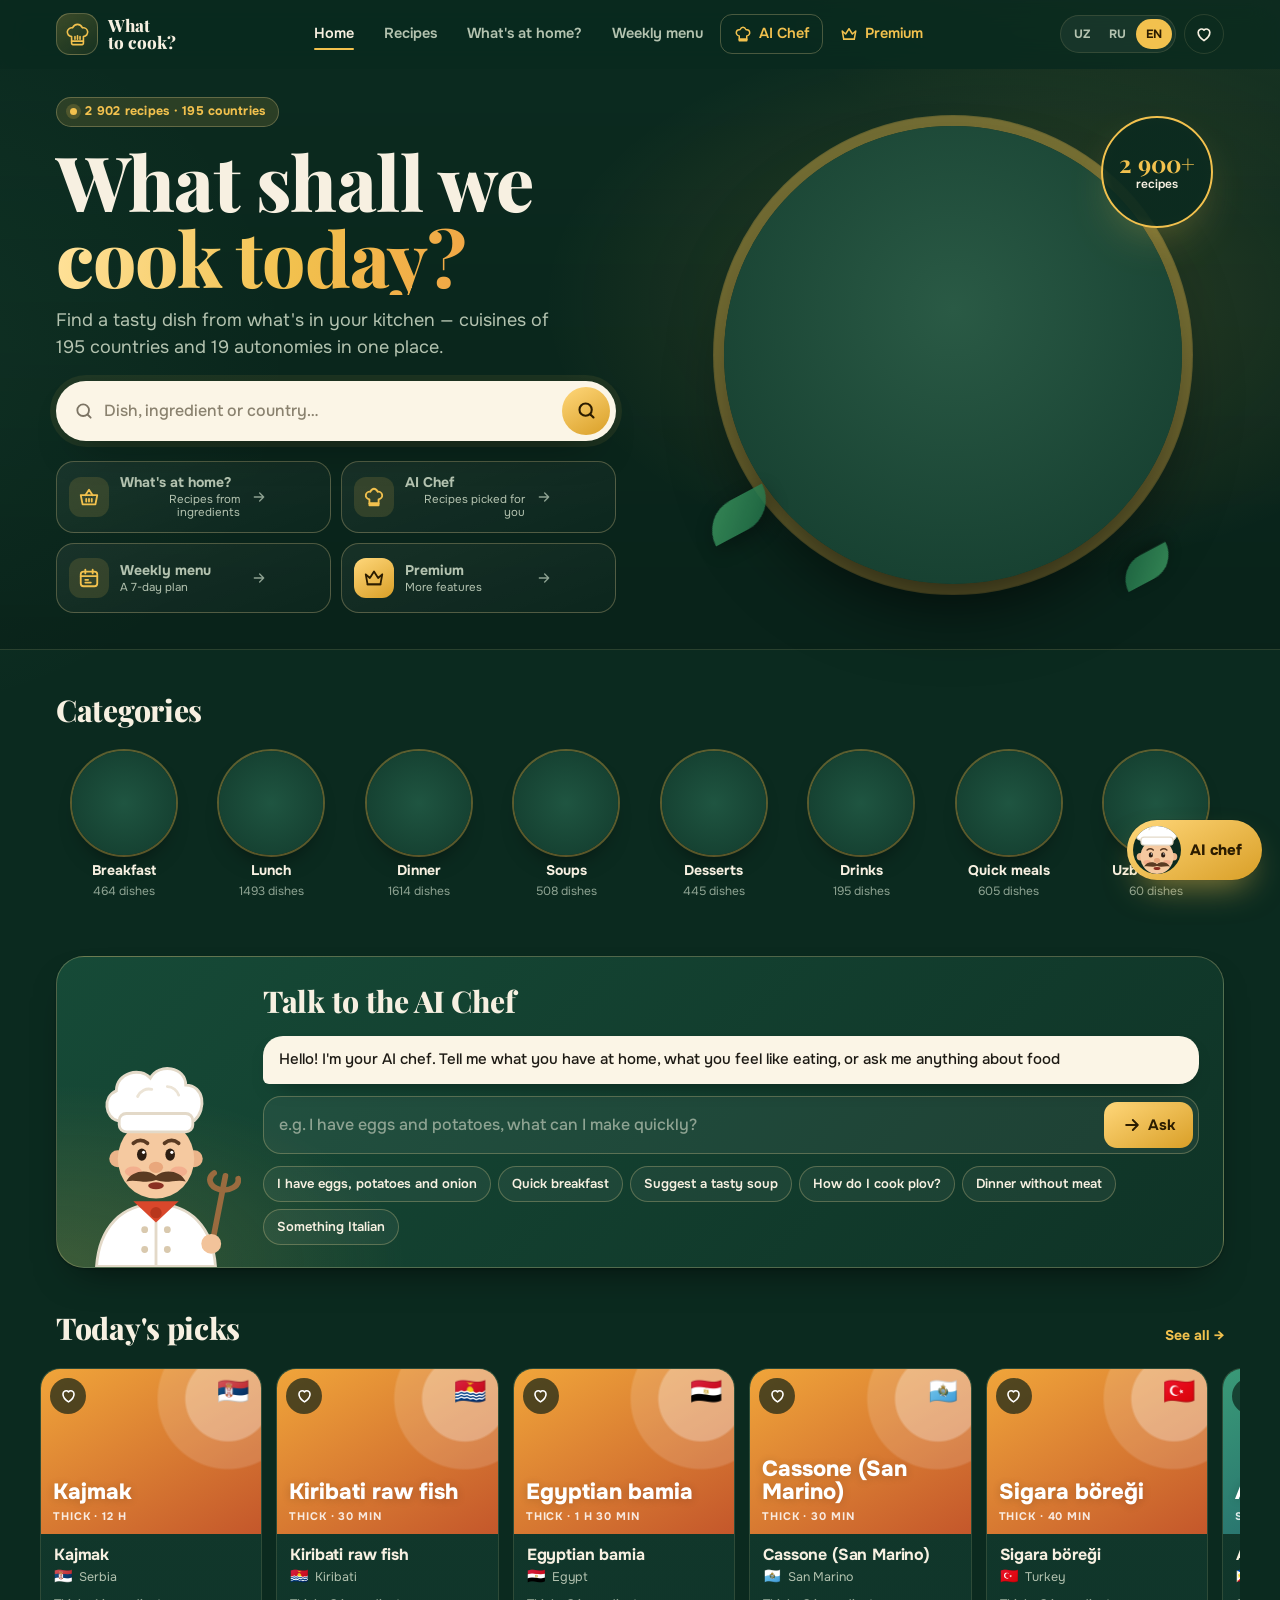
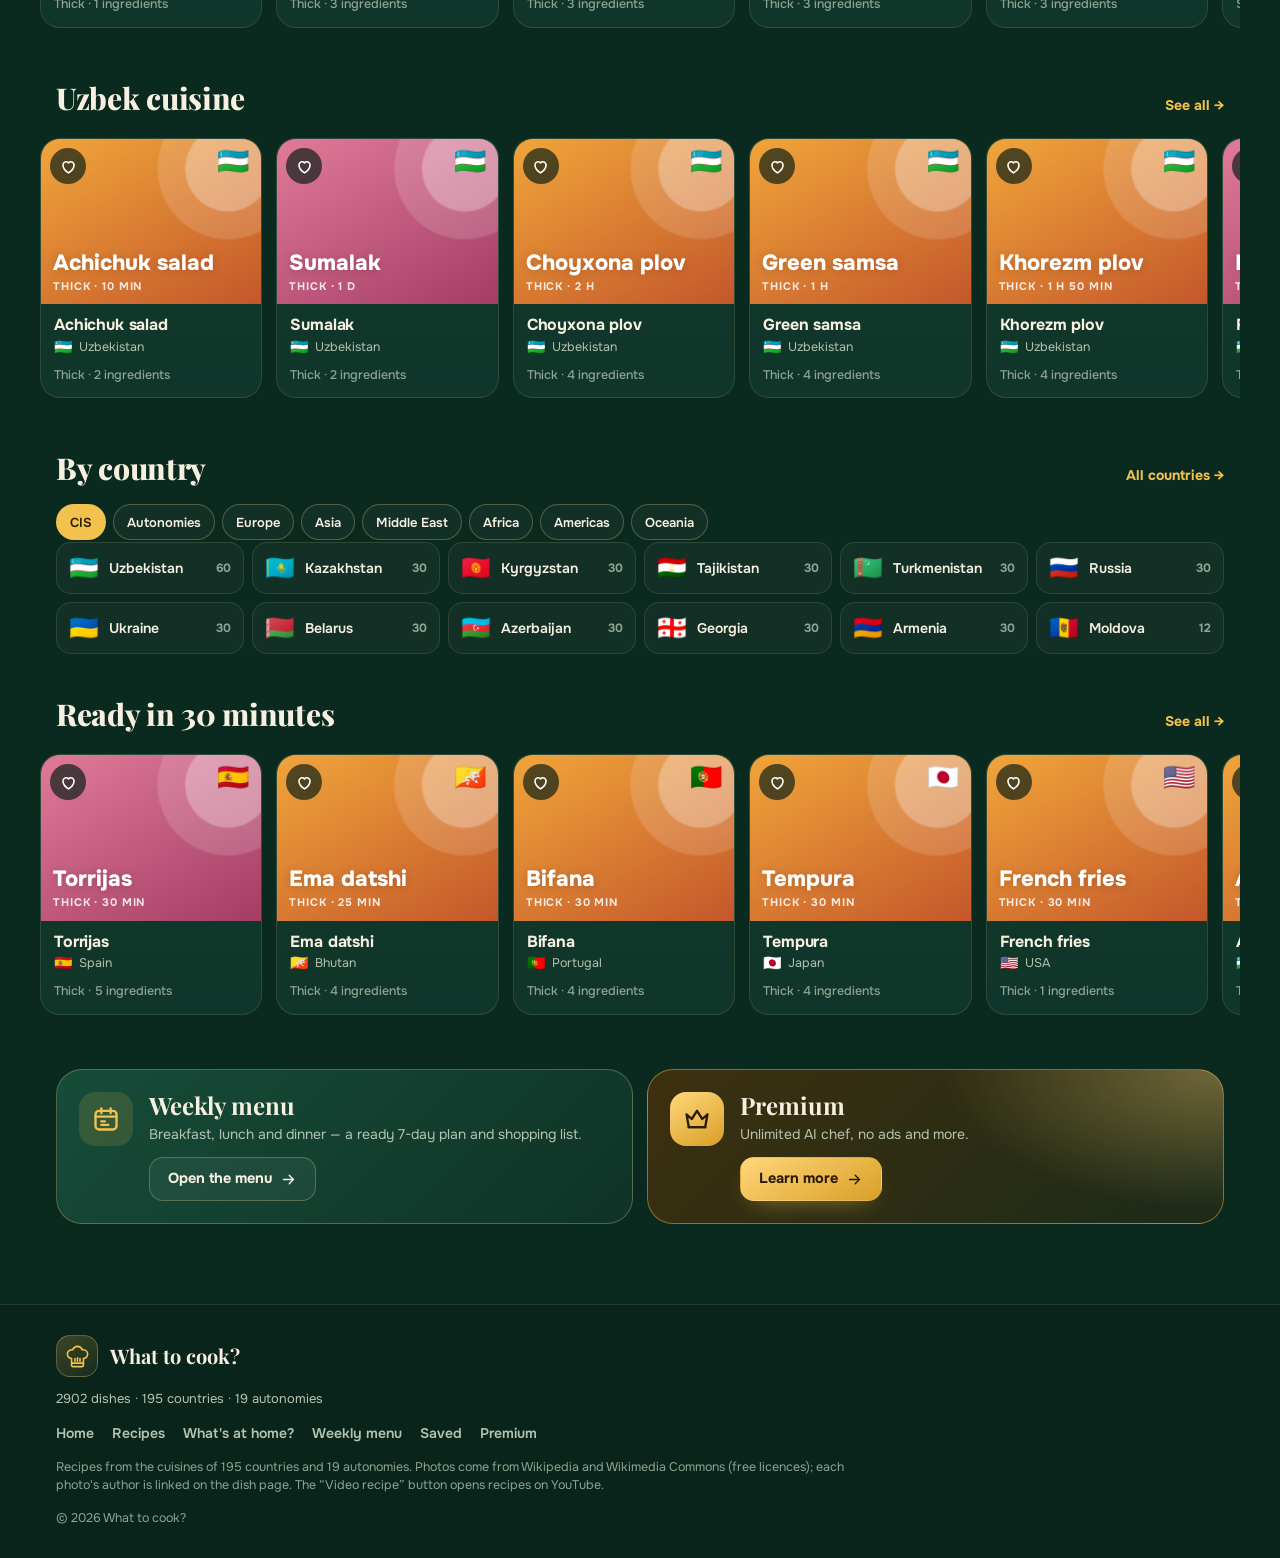
<file: index.html>
<!doctype html>
<html lang="uz">
<head>
<meta charset="utf-8">
<meta name="viewport" content="width=device-width,initial-scale=1,viewport-fit=cover">
<title>Nima pishiramiz?</title>
<meta name="description" content="AI oshpazdan so'rang — 195 davlat va 19 avtonomiyadan 2900 dan ortiq taom retsepti, suratlari va tayyorlash usullari.">
<meta name="theme-color" content="#0b2a1f">
<link rel="icon" href="data:image/svg+xml,%3Csvg xmlns='http://www.w3.org/2000/svg' viewBox='0 0 100 100'%3E%3Ctext y='.9em' font-size='90'%3E%F0%9F%8D%B2%3C/text%3E%3C/svg%3E">
<link rel="preconnect" href="https://fonts.googleapis.com">
<link rel="preconnect" href="https://fonts.gstatic.com" crossorigin>
<link rel="preconnect" href="https://commons.wikimedia.org">
<link rel="preconnect" href="https://upload.wikimedia.org">
<link rel="stylesheet" href="https://fonts.googleapis.com/css2?family=Playfair+Display:ital,wght@0,700;0,800;1,700&family=Onest:wght@400;500;600;700&display=swap">
<link rel="stylesheet" href="style.css?v=13">
</head>
<body class="locked">
<div class="gate" id="gate"><div class="gcard"><div class="gspin"></div></div></div>

<header class="hdr" id="hdr">
  <div class="hin wrap">
    <a class="brand" href="#/" aria-label="Nima pishiramiz?">
      <span class="logo" aria-hidden="true"><svg viewBox="0 0 32 32"><path d="M9 18.5c-3.3-.4-5.5-3-5-6.2.5-2.8 3.3-4.7 6.1-4.2C11.3 5.6 13.6 4 16 4s4.7 1.6 5.9 4.1c2.8-.5 5.6 1.4 6.1 4.2.5 3.2-1.7 5.8-5 6.2V24H9z"/><path d="M9 24h14v2.5a1.5 1.5 0 0 1-1.5 1.5h-11A1.5 1.5 0 0 1 9 26.5z"/><path d="M13 18.5v3M16 17.5v4M19 18.5v3"/></svg></span>
      <span class="bname" id="bname">Nima<br>pishiramiz?</span>
    </a>
    <nav class="nav" id="nav" aria-label="Menu"></nav>
    <div class="hact">
      <div class="lang" id="lang" role="group" aria-label="Til / Язык / Language">
        <button data-lang="uz" aria-pressed="true">UZ</button><button data-lang="ru" aria-pressed="false">RU</button><button data-lang="en" aria-pressed="false">EN</button>
      </div>
      <a class="ib" href="#/saqlangan" id="hSaved"><svg viewBox="0 0 24 24" aria-hidden="true"><path d="M12 20s-7-4.4-7-10a4 4 0 0 1 7-2.6A4 4 0 0 1 19 10c0 5.6-7 10-7 10z"/></svg><i id="favN" hidden></i></a>
      <div class="acct" id="acct" hidden></div>
    </div>
  </div>
</header>

<main id="app">
  <!-- ============ HOME ============ -->
  <section class="view" id="vHome" data-view="home">
    <section class="hero">
      <div class="wrap hgrid">
        <div class="htxt">
          <span class="eyebrow" id="hEye"></span>
          <h1 class="htitle" id="hTitle"></h1>
          <p class="hsub" id="hSub"></p>
          <form class="search" id="sForm" role="search" autocomplete="off">
            <svg viewBox="0 0 24 24" aria-hidden="true"><circle cx="11" cy="11" r="7"/><path d="m20 20-3.5-3.5"/></svg>
            <input id="sIn" type="search" enterkeyhint="search">
            <button type="submit" id="sGo" aria-label="Search"><svg viewBox="0 0 24 24" aria-hidden="true"><circle cx="11" cy="11" r="7"/><path d="m20 20-3.5-3.5"/></svg></button>
            <div class="sdrop" id="sDrop" hidden></div>
          </form>
          <div class="qa" id="qa"></div>
        </div>
        <div class="hart" aria-hidden="true">
          <div class="plate" id="heroImg"></div>
          <div class="laurel"><b id="hCount">2 900+</b><span id="hCountL"></span></div>
          <span class="leaf l1"></span><span class="leaf l2"></span>
        </div>
      </div>
    </section>

    <div class="wrap">
      <section class="sec"><div class="sh"><h2 id="tCats"></h2></div><div class="cats" id="cats"></div></section>

      <section class="sec chefsec">
        <div class="hchef" id="hchef" aria-hidden="true"></div>
        <div class="hbody">
          <h2 id="tChef"></h2>
          <p class="hbub" id="heroT"></p>
          <form class="ask" id="askForm" autocomplete="off">
            <input id="askIn" type="text" enterkeyhint="send">
            <button class="askgo" id="askGo" type="submit"><svg viewBox="0 0 24 24" aria-hidden="true"><path d="M5 12h14M13 6l6 6-6 6"/></svg><span id="askGoT"></span></button>
          </form>
          <div class="hsug" id="hSug"></div>
        </div>
      </section>

      <section class="sec"><div class="sh"><h2 id="tToday"></h2><a class="all" href="#/retseptlar" id="aToday"></a></div><div class="row" id="rToday"></div></section>
      <section class="sec"><div class="sh"><h2 id="tUz"></h2><a class="all" href="#/retseptlar?c=O'zbekiston" id="aUz"></a></div><div class="row" id="rUz"></div></section>
      <section class="sec"><div class="sh"><h2 id="tWorld"></h2><button class="all" type="button" id="aWorld"></button></div><div class="chips rtabs" id="wTabs"></div><div class="clist" id="wList"></div></section>
      <section class="sec"><div class="sh"><h2 id="tQuick"></h2><a class="all" href="#/retseptlar?t=30" id="aQuick"></a></div><div class="row" id="rQuick"></div></section>
      <section class="sec promos" id="promos"></section>
    </div>
  </section>

  <!-- ============ RECIPES ============ -->
  <section class="view wrap" id="vRecipes" data-view="recipes" hidden>
    <div class="vhead"><h1 id="rTitle"></h1><p id="rSub"></p></div>
    <div class="filters">
      <div class="fl1">
        <label class="nqw"><svg viewBox="0 0 24 24" aria-hidden="true"><circle cx="11" cy="11" r="7"/><path d="m20 20-3.5-3.5"/></svg><input class="nq" id="nameQ" type="search" autocomplete="off"></label>
        <button class="pick" id="pickC" type="button" aria-haspopup="dialog"></button>
      </div>
      <div class="chips" id="fMeal"></div>
      <div class="fl2"><div class="tog" id="fType"></div><div class="chips" id="fTime"></div></div>
    </div>
    <div class="rhead"><h3 id="rt"></h3><span id="rc"></span><button class="reset" id="fReset" type="button" hidden></button></div>
    <div class="grid" id="grid"></div>
    <button class="more" id="more" hidden></button>
  </section>

  <!-- ============ PANTRY: Uyda nimalar bor? ============ -->
  <section class="view wrap" id="vPantry" data-view="pantry" hidden>
    <div class="vhead"><h1 id="pTitle"></h1><p id="pSub"></p></div>
    <div class="pbox">
      <div class="field"><input id="pIn" type="text" autocomplete="off" enterkeyhint="done"><button class="add" id="pAdd" type="button"></button><div class="sug" id="pSug" hidden></div></div>
      <div class="mine" id="pMine"></div>
      <p class="note" id="pNote"></p>
    </div>
    <div class="chips gtabs" id="pTabs"></div>
    <div class="igrid" id="pIngs"></div>
    <div class="pres" id="pRes">
      <div class="seg" id="pSeg"></div>
      <div class="rhead"><h3 id="prt"></h3><span id="prc"></span></div>
      <div class="grid" id="pGrid"></div>
      <button class="more" id="pMore" hidden></button>
    </div>
  </section>

  <!-- ============ WEEKLY MENU ============ -->
  <section class="view wrap" id="vMenu" data-view="menu" hidden>
    <div class="vhead"><h1 id="mTitle"></h1><p id="mSub"></p></div>
    <div class="mbar"><button class="ib2" id="mPrev" type="button" aria-label="‹">‹</button><b id="mWeek"></b><button class="ib2" id="mNext" type="button" aria-label="›">›</button><button class="btn gold" id="mNew" type="button"></button></div>
    <div class="days" id="mDays"></div>
    <section class="shop"><div class="sh"><h2 id="mShopT"></h2><span id="mShopN"></span></div><p class="note" id="mShopNote"></p><ul class="shopl" id="mShop"></ul></section>
  </section>

  <!-- ============ SAVED ============ -->
  <section class="view wrap" id="vSaved" data-view="saved" hidden>
    <div class="vhead"><h1 id="fTitle"></h1><p id="fSub"></p></div>
    <div class="grid" id="fGrid"></div>
  </section>

  <!-- ============ PREMIUM ============ -->
  <section class="view wrap" id="vPremium" data-view="premium" hidden>
    <div class="prem" id="prem"></div>
  </section>
</main>

<footer class="ftr" id="foot"></footer>

<nav class="tabbar" id="tabbar" aria-label="Menu"></nav>

<div class="ov" id="ov" hidden></div>
<article class="sheet" id="sheet" hidden role="dialog" aria-modal="true"></article>

<div class="ov" id="pov" hidden></div>
<div class="picker" id="picker" hidden role="dialog" aria-modal="true" aria-labelledby="pkTitle">
  <div class="pkh"><span class="grab"></span><h2 id="pkTitle"></h2><button class="pkx" id="pkClose" type="button">×</button></div>
  <div class="pks"><input id="pkSearch" type="search" autocomplete="off"></div>
  <div class="chips pkt" id="pkTabs"></div>
  <div class="pkl" id="pkList"></div>
</div>
<div class="ov" id="admov" hidden></div>
<div class="picker adm" id="adm" hidden role="dialog" aria-modal="true"></div>
<div class="ov" id="aov" hidden></div>
<div class="picker" id="admin" hidden role="dialog" aria-modal="true" aria-labelledby="adTitle">
  <div class="pkh"><span class="grab"></span><h2 id="adTitle"></h2><button class="pkx" id="adClose" type="button">×</button></div>
  <div class="chips pkt" id="adTabs"></div>
  <div class="adl" id="adList"></div>
</div>
<div class="toast" id="toast" role="status"></div>

<button class="fab" id="fab" type="button"><span class="fchef" id="fchef" aria-hidden="true"></span><span class="ftx" id="fabT"></span></button>
<div class="ftip" id="ftip" hidden></div>
<div class="ov" id="cov" hidden></div>
<section class="chat" id="chat" hidden role="dialog" aria-modal="true" aria-labelledby="chName">
  <header class="chh">
    <div class="chav" id="chav" aria-hidden="true"></div>
    <div class="chn"><b id="chName"></b><span id="chSt"></span></div>
    <button class="chb" id="chNew" type="button"><svg viewBox="0 0 24 24" aria-hidden="true"><path d="M4 4v6h6M20 20v-6h-6M5 15a7 7 0 0 0 12 3M19 9A7 7 0 0 0 7 6"/></svg></button>
    <button class="chb" id="chX" type="button"><svg viewBox="0 0 24 24" aria-hidden="true"><path d="M6 6l12 12M18 6 6 18"/></svg></button>
  </header>
  <div class="msgs" id="msgs" aria-live="polite"></div>
  <div class="chips csug" id="cSug"></div>
  <form class="comp" id="comp" autocomplete="off">
    <button class="mic" id="mic" type="button" hidden><svg viewBox="0 0 24 24" aria-hidden="true"><rect x="9" y="3" width="6" height="11" rx="3"/><path d="M5 11a7 7 0 0 0 14 0M12 18v3"/></svg></button>
    <textarea id="cIn" rows="1" enterkeyhint="send"></textarea>
    <button class="send" id="cSend" type="submit"><svg viewBox="0 0 24 24" aria-hidden="true"><path d="M5 12h14M13 6l6 6-6 6"/></svg></button>
  </form>
</section>

<script src="data/_db.js?v=7"></script>
<script src="data/uz.js"></script>
<script src="data/kz-kg-tj-tm.js"></script>
<script src="data/ru-ua-by.js"></script>
<script src="data/az-ge-am.js"></script>
<script src="data/tr-ar.js"></script>
<script src="data/cn-kr-jp-in.js"></script>
<script src="data/it-fr-es.js"></script>
<script src="data/de-gr-mx-us.js"></script>
<script src="data/eu1.js"></script>
<script src="data/eu2.js"></script>
<script src="data/eu3.js"></script>
<script src="data/me.js"></script>
<script src="data/as1.js"></script>
<script src="data/as2.js"></script>
<script src="data/af1.js"></script>
<script src="data/af2.js"></script>
<script src="data/af3.js"></script>
<script src="data/am1.js"></script>
<script src="data/am2.js"></script>
<script src="data/x-avt1.js"></script>
<script src="data/x-avt2.js"></script>
<script src="data/x-avt3.js"></script>
<script src="data/x-af1.js"></script>
<script src="data/x-af2.js"></script>
<script src="data/x-af3.js"></script>
<script src="data/x-am1.js"></script>
<script src="data/x-am2.js"></script>
<script src="data/x-oc.js"></script>
<script src="data/x-as.js"></script>
<script src="data/x-eu.js"></script>
<script src="data/i18n.js?v=6"></script>
<script src="data/photos.js?v=7"></script>
<script src="app.js?v=10"></script>
<script src="ai-config.js?v=8"></script>
<script src="chef.js?v=9"></script>
<script src="firebase-config.js?v=6"></script>
<script type="module" src="auth.js?v=6"></script>
</body>
</html>
</file>
<file: style.css>
/* Nima pishiramiz — to'q yashil + oltin dizayn. Bosh sahifa, retseptlar, "Uyda nima bor?", haftalik menyu, saqlanganlar, premium, AI oshpaz.
   Taom suratlari faqat data/photos.js dan olinadi; bu fayl ularning faqat ko'rinishini belgilaydi. */
:root{
  --bg:#0b2a1f; --bg-2:#0e3326; --surface:#123a2c; --surface-2:#184636; --surface-3:#1f5541;
  --line:rgba(242,214,150,.13); --line-2:rgba(242,214,150,.28);
  --ink:#f7f0e1; --muted:#b4c3b0; --dim:#8ea392;
  --gold:#f2c14e; --gold-2:#d99f27; --gold-ink:#2b1c00; --gold-soft:rgba(242,193,78,.14);
  --orange:#f08a3c; --herb:#5fd096; --herb-ink:#06150d; --herb-soft:rgba(95,208,150,.15);
  --chili:#ff8e72; --chili-soft:rgba(255,142,114,.14); --yt:#e3342a; --cream:#fbf5e6;
  --saffron:var(--gold); --saffron-soft:var(--gold-soft); --saffron-ink:var(--gold); --sea:#6cc3e0; --sea-soft:rgba(108,195,224,.14);
  --shadow:0 1px 2px rgba(0,0,0,.25),0 18px 40px -22px rgba(0,0,0,.75);
  --glow:0 18px 50px -20px rgba(242,193,78,.45);
  --f-d:"Playfair Display",Georgia,"Times New Roman",serif;
  --f-b:"Onest",system-ui,-apple-system,"Segoe UI",Roboto,sans-serif;
  --r:20px; --tab:0px;
  color-scheme:dark;
}
*{box-sizing:border-box}
[hidden]{display:none!important}
html{-webkit-text-size-adjust:100%;scroll-padding-top:80px}
body{margin:0;background:var(--bg);color:var(--ink);font-family:var(--f-b);font-size:15px;line-height:1.5;-webkit-font-smoothing:antialiased;
  background-image:radial-gradient(900px 520px at 100% -10%,rgba(242,193,78,.10),transparent 60%),radial-gradient(700px 600px at -10% 40%,rgba(95,208,150,.07),transparent 60%);background-attachment:fixed}
img{max-width:100%}
a{color:inherit}
button{font:inherit;color:inherit;cursor:pointer;-webkit-tap-highlight-color:transparent}
button:focus-visible,input:focus-visible,a:focus-visible,textarea:focus-visible,.card:focus-visible{outline:2px solid var(--gold);outline-offset:2px}
h1,h2,h3{margin:0;letter-spacing:-.01em}
.wrap{max-width:1200px;margin:0 auto;padding-left:max(16px,env(safe-area-inset-left,0px));padding-right:max(16px,env(safe-area-inset-right,0px))}
.ic{width:20px;height:20px;fill:none;stroke:currentColor;stroke-width:2;stroke-linecap:round;stroke-linejoin:round;flex:none}
@media (max-width:999px){:root{--tab:72px}}

/* ---------- header ---------- */
.hdr{position:sticky;top:0;z-index:30;padding-top:env(safe-area-inset-top,0px);background:rgba(11,42,31,.78);-webkit-backdrop-filter:saturate(1.3) blur(14px);backdrop-filter:saturate(1.3) blur(14px);-webkit-backdrop-filter:saturate(1.3) blur(14px);border-bottom:1px solid transparent;transition:border-color .2s,background .2s}
.hdr.sc{border-bottom-color:var(--line);background:rgba(11,42,31,.92)}
.hin{display:flex;align-items:center;gap:16px;height:68px}
.brand{display:flex;align-items:center;gap:10px;text-decoration:none;flex:none}
.logo{width:42px;height:42px;display:grid;place-items:center;border-radius:14px;background:linear-gradient(145deg,rgba(242,193,78,.22),rgba(242,193,78,.06));border:1px solid var(--line-2)}
.logo svg{width:27px;height:27px;fill:none;stroke:var(--gold);stroke-width:1.9;stroke-linecap:round;stroke-linejoin:round}
.bname{font-family:var(--f-d);font-weight:800;font-size:17px;line-height:1.02;color:var(--ink)}
.nav{flex:1;display:flex;align-items:center;justify-content:center;gap:4px}
.nav a,.nav button{display:inline-flex;align-items:center;gap:7px;height:40px;padding:0 13px;border-radius:12px;border:0;background:none;text-decoration:none;font-weight:600;font-size:14.5px;color:var(--muted);white-space:nowrap;position:relative;transition:color .2s,background .2s}
.nav a:hover,.nav button:hover{color:var(--ink);background:rgba(255,255,255,.04)}
.nav a[aria-current="page"]{color:var(--ink)}
.nav a[aria-current="page"]::after{content:"";position:absolute;left:13px;right:13px;bottom:4px;height:2px;border-radius:2px;background:var(--gold)}
.nav .navchef{color:var(--gold);border:1px solid var(--line-2)}
.nav .navchef .ic,.nav .navprem .ic{width:18px;height:18px}
.nav .navprem{color:var(--gold)}
.hact{display:flex;align-items:center;gap:8px;flex:none;margin-left:auto}
.lang{display:flex;flex:none;background:rgba(255,255,255,.05);border:1px solid var(--line);border-radius:999px;padding:3px}
.lang button{border:0;background:transparent;height:30px;min-width:36px;padding:0 8px;border-radius:999px;font-size:12px;font-weight:700;letter-spacing:.04em;color:var(--muted)}
.lang button[aria-pressed="true"]{background:var(--gold);color:var(--gold-ink)}
.ib{position:relative;width:40px;height:40px;border-radius:50%;display:grid;place-items:center;border:1px solid var(--line);color:var(--ink);text-decoration:none}
.ib svg{width:20px;height:20px;fill:none;stroke:currentColor;stroke-width:2;stroke-linecap:round;stroke-linejoin:round}
.ib i{position:absolute;top:-4px;right:-4px;min-width:18px;height:18px;padding:0 5px;border-radius:9px;background:var(--gold);color:var(--gold-ink);font:700 11px/18px var(--f-b);font-style:normal;text-align:center}
@media (max-width:999px){.nav{display:none}.hin{height:60px}.bname{font-size:16px}}
@media (max-width:420px){.lang button{min-width:30px;padding:0 6px}.hin{gap:10px}.bname{font-size:15px}.logo{width:38px;height:38px}}

/* ---------- bottom tab bar (phones) ---------- */
.tabbar{position:fixed;left:0;right:0;bottom:0;z-index:33;display:none;grid-template-columns:repeat(5,1fr);align-items:end;height:calc(66px + env(safe-area-inset-bottom,0px));padding:0 6px env(safe-area-inset-bottom,0px);background:rgba(10,36,27,.94);-webkit-backdrop-filter:blur(14px);backdrop-filter:blur(14px);-webkit-backdrop-filter:blur(14px);border-top:1px solid var(--line)}
@media (max-width:999px){.tabbar{display:grid}}
.tb{display:flex;flex-direction:column;align-items:center;justify-content:center;gap:3px;height:62px;border:0;background:none;text-decoration:none;color:var(--dim);font-size:11px;font-weight:600;min-width:0}
.tb span{white-space:nowrap;overflow:hidden;text-overflow:ellipsis;max-width:100%}
.tb .ic{width:23px;height:23px}
.tb[aria-current="page"]{color:var(--gold)}
.tb.mid{color:var(--gold)}
.tbc{width:58px;height:58px;margin-top:-26px;border-radius:50%;display:grid;place-items:center;background:linear-gradient(150deg,#ffd77a,var(--gold-2));color:var(--gold-ink);box-shadow:0 10px 24px -8px rgba(242,193,78,.6),0 0 0 5px var(--bg)}
.tbc .ic{width:28px;height:28px;stroke-width:1.9}

/* ---------- hero ---------- */
.hero{position:relative;z-index:5;overflow:hidden;overflow:clip visible;padding:26px 0 34px;background:radial-gradient(700px 420px at 78% 40%,rgba(242,193,78,.16),transparent 65%),linear-gradient(180deg,rgba(0,0,0,.0),rgba(0,0,0,.18));border-bottom:1px solid var(--line)}
.hgrid{display:grid;grid-template-columns:1.05fr .95fr;gap:28px;align-items:center}
.eyebrow{display:inline-flex;align-items:center;gap:8px;height:30px;padding:0 13px;border-radius:999px;background:var(--gold-soft);border:1px solid var(--line-2);color:var(--gold);font-weight:700;font-size:12.5px;letter-spacing:.02em}
.eyebrow::before{content:"";width:7px;height:7px;border-radius:50%;background:var(--gold);box-shadow:0 0 0 4px rgba(242,193,78,.18)}
.htitle{font-family:var(--f-d);font-weight:800;font-size:clamp(40px,6.4vw,76px);line-height:1;margin:16px 0 12px}
.htitle em{display:block;font-style:normal;background:linear-gradient(100deg,#ffe29a,var(--gold) 40%,var(--orange));-webkit-background-clip:text;background-clip:text;color:transparent}
.hsub{margin:0 0 20px;color:var(--muted);font-size:clamp(15px,1.6vw,18px);max-width:520px}
.search{position:relative;display:flex;align-items:center;gap:8px;max-width:560px;height:60px;padding:0 6px 0 18px;border-radius:999px;background:var(--cream);color:#1d1a14;box-shadow:0 20px 40px -24px rgba(0,0,0,.8),0 0 0 6px rgba(242,193,78,.08)}
.search>svg{width:20px;height:20px;fill:none;stroke:#7c7464;stroke-width:2.2;stroke-linecap:round;flex:none}
.search input{flex:1;min-width:0;height:100%;border:0;background:transparent;font:500 16px var(--f-b);color:#1d1a14;outline:none}
.search input::placeholder{color:#8a826f}
.search input::-webkit-search-cancel-button{display:none}
.search button[type=submit]{width:48px;height:48px;border-radius:50%;border:0;background:linear-gradient(150deg,#ffd77a,var(--gold-2));display:grid;place-items:center;flex:none}
.search button svg{width:21px;height:21px;fill:none;stroke:var(--gold-ink);stroke-width:2.4;stroke-linecap:round}
.sdrop{position:absolute;left:0;right:0;top:68px;z-index:20;max-height:min(460px,60vh);overflow-y:auto;background:var(--surface);border:1px solid var(--line-2);border-radius:20px;box-shadow:var(--shadow);padding:6px;color:var(--ink)}
.sg{padding:10px 10px 4px;font-size:11.5px;font-weight:700;letter-spacing:.08em;text-transform:uppercase;color:var(--dim)}
.si{display:flex;align-items:center;gap:11px;width:100%;padding:7px 8px;border:0;background:none;border-radius:13px;text-align:left}
.si:hover,.si[aria-selected="true"]{background:var(--surface-2)}
.sth{width:42px;height:42px;border-radius:11px;overflow:hidden;flex:none;display:grid;place-items:center;background:var(--surface-2);font-size:22px}
.sth img{width:100%;height:100%;object-fit:cover}
.sth .ic{width:18px;height:18px;color:var(--gold)}
.stx{display:flex;flex-direction:column;min-width:0}
.stx b{font-weight:600;font-size:14.5px;white-space:nowrap;overflow:hidden;text-overflow:ellipsis}
.stx small{color:var(--muted);font-size:12.5px;white-space:nowrap;overflow:hidden;text-overflow:ellipsis}
.qa{display:grid;grid-template-columns:1fr 1fr;gap:10px;margin-top:20px;max-width:560px}
.qb{display:flex;align-items:center;gap:11px;min-height:70px;padding:12px;border-radius:18px;border:1px solid var(--line-2);background:linear-gradient(160deg,rgba(255,255,255,.06),rgba(255,255,255,.015));text-decoration:none;text-align:left;transition:transform .2s,border-color .2s,background .2s}
.qb:hover{transform:translateY(-2px);border-color:rgba(242,193,78,.55);background:linear-gradient(160deg,rgba(242,193,78,.12),rgba(255,255,255,.02))}
.qi{width:40px;height:40px;border-radius:12px;display:grid;place-items:center;background:var(--gold-soft);color:var(--gold);flex:none}
.qi .ic{width:22px;height:22px}
.qt{display:flex;flex-direction:column;align-items:flex-start;text-align:left;min-width:0;line-height:1.2;flex:1;width:100%}
.qt b{font-size:14px;font-weight:700}
.qt small{font-size:11.5px;color:var(--muted);margin-top:2px}
.qar{width:16px;height:16px;color:var(--dim)}
.q-premium .qi{background:linear-gradient(150deg,#ffd77a,var(--gold-2));color:var(--gold-ink)}
.hart{position:relative;justify-self:center;width:min(100%,520px);aspect-ratio:1}
.plate{position:absolute;inset:6%;border-radius:50%;overflow:hidden;background:radial-gradient(circle at 50% 40%,#2a5a45,#123a2c);box-shadow:0 40px 80px -30px rgba(0,0,0,.85),0 0 0 10px rgba(242,193,78,.10),0 0 0 11px rgba(242,193,78,.35);cursor:pointer;animation:plateIn .9s cubic-bezier(.2,.8,.2,1)}
.plate img{width:100%;height:100%;object-fit:cover;display:block;transform:scale(1.04);transition:transform 6s ease-out}
.plate:hover img{transform:scale(1.1)}
@keyframes plateIn{from{opacity:0;transform:scale(.92) rotate(-6deg)}to{opacity:1;transform:none}}
.laurel{position:absolute;right:0;top:4%;width:112px;height:112px;border-radius:50%;display:flex;flex-direction:column;align-items:center;justify-content:center;background:radial-gradient(circle,rgba(11,42,31,.92) 60%,rgba(11,42,31,.6));border:2px solid var(--gold);color:var(--gold);box-shadow:var(--glow);text-align:center}
.laurel b{font-family:var(--f-d);font-size:24px;line-height:1}
.laurel span{font-size:12px;font-weight:600;color:var(--ink)}
.leaf{position:absolute;width:70px;height:34px;border-radius:70px 0;background:linear-gradient(135deg,#3f9b62,#1e6b45);opacity:.85;filter:drop-shadow(0 6px 10px rgba(0,0,0,.4))}
.leaf.l1{left:2%;bottom:16%;transform:rotate(-28deg)}
.leaf.l2{right:6%;bottom:6%;transform:rotate(152deg) scale(.8)}
@media (max-width:899px){
  .hero{padding:14px 0 26px}
  .hgrid{grid-template-columns:1fr;gap:6px}
  .hart{order:-1;width:min(56vw,210px);margin:-6px auto -4px}
  .laurel{width:84px;height:84px;right:-6px}.laurel b{font-size:19px}.laurel span{font-size:10.5px}
  .htitle{margin-top:12px}
  .qa{grid-template-columns:1fr 1fr}
  .search{height:56px}
}
@media (max-width:560px){.qb{flex-direction:column;align-items:flex-start;gap:9px;min-height:0;padding:12px}.qar{display:none}.qt b{font-size:14px}}

/* ---------- sections ---------- */
.sec{margin-top:44px}
.sh{display:flex;justify-content:space-between;align-items:baseline;gap:12px;margin-bottom:14px}
.sh h2{font-family:var(--f-d);font-weight:800;font-size:clamp(23px,3vw,30px);line-height:1.1}
.all{flex:none;border:0;background:none;padding:4px 0;color:var(--gold);font-weight:700;font-size:14px;text-decoration:none}
.all:hover{text-decoration:underline;text-underline-offset:3px}
.cats{display:grid;grid-template-columns:repeat(8,1fr);gap:12px}
.cat{display:flex;flex-direction:column;align-items:center;gap:7px;text-decoration:none;text-align:center;padding:10px 4px 12px;border-radius:20px;transition:background .2s,transform .2s}
.cat:hover{background:rgba(255,255,255,.04);transform:translateY(-3px)}
.cimg{width:min(100%,104px);aspect-ratio:1;border-radius:50%;overflow:hidden;background:radial-gradient(circle,var(--surface-3),var(--surface));box-shadow:0 0 0 2px rgba(242,193,78,.35),0 14px 26px -16px rgba(0,0,0,.9);display:block}
.cimg img{width:100%;height:100%;object-fit:cover;display:block;transition:transform .5s}
.cat:hover .cimg img{transform:scale(1.08)}
.cat b{font-size:14px;font-weight:700;line-height:1.2}
.cat small{color:var(--dim);font-size:12px;margin-top:-4px}
@media (max-width:899px){.cats{display:flex;overflow-x:auto;scrollbar-width:none;margin:0 -16px;padding:0 16px;scroll-snap-type:x mandatory}.cats::-webkit-scrollbar{display:none}.cat{flex:0 0 96px;scroll-snap-align:start}.cimg{width:84px}}
.row{display:grid;grid-auto-flow:column;grid-auto-columns:minmax(232px,1fr);gap:14px;overflow-x:auto;scroll-snap-type:x mandatory;scrollbar-width:none;margin:0 -16px;padding:4px 16px 10px}
.row::-webkit-scrollbar{display:none}
.row>.card{scroll-snap-align:start}
@media (min-width:1100px){.row{grid-auto-columns:calc((100% - 4*14px)/5)}}
@media (max-width:560px){.row{grid-auto-columns:182px;gap:11px}}

/* ---------- dish card ---------- */
.grid{display:grid;grid-template-columns:repeat(auto-fill,minmax(230px,1fr));gap:16px}
@media (max-width:560px){.grid{grid-template-columns:1fr 1fr;gap:11px}}
.card{position:relative;display:flex;flex-direction:column;text-align:left;padding:0;border:1px solid var(--line);background:linear-gradient(180deg,var(--surface),#10352a);border-radius:var(--r);overflow:hidden;min-width:0;cursor:pointer;transition:transform .25s cubic-bezier(.2,.8,.2,1),box-shadow .25s,border-color .25s}
.card:hover{transform:translateY(-4px);border-color:rgba(242,193,78,.4);box-shadow:0 22px 40px -24px rgba(0,0,0,.9)}
.cover{position:relative;aspect-ratio:4/3;max-width:100%;overflow:hidden;background:var(--surface-2)}
.cover img{position:absolute;inset:0;width:100%;height:100%;object-fit:cover;display:block;transition:transform .6s cubic-bezier(.2,.8,.2,1),opacity .4s;opacity:0}
.cover.in img{opacity:1}
.card:hover .cover img{transform:scale(1.07)}
.cover::after{content:"";position:absolute;inset:auto 0 0 0;height:45%;background:linear-gradient(180deg,transparent,rgba(5,20,14,.55));pointer-events:none;z-index:1}
.cover:has(.tile)::after{display:none}
.ctime{position:absolute;left:9px;bottom:9px;z-index:2;display:inline-flex;align-items:center;gap:5px;height:26px;padding:0 9px;border-radius:999px;background:rgba(8,28,20,.78);color:#fff;font-size:12px;font-weight:700}
.ctime .ic{width:14px;height:14px;color:var(--gold)}
.cover:has(.tile) .ctime{display:none}
.fav{position:absolute;right:9px;top:9px;z-index:3;width:36px;height:36px;border-radius:50%;border:0;background:rgba(8,28,20,.68);display:grid;place-items:center;color:#fff;transition:transform .2s,background .2s}
.fav .ic{width:19px;height:19px}
.fav:hover{transform:scale(1.08)}
.fav[aria-pressed="true"]{background:#fff;color:#e2463d}
.fav[aria-pressed="true"] .ic{fill:currentColor}
.cover:has(.tile) .fav{right:auto;left:9px}
.badge{position:absolute;left:9px;top:9px;height:26px;padding:0 9px;border-radius:999px;background:var(--cream);color:#1d1a14;font-size:12px;font-weight:700;display:flex;align-items:center;gap:5px;box-shadow:0 2px 8px rgba(0,0,0,.25);font-variant-numeric:tabular-nums;z-index:2}
.badge.ok{background:var(--herb);color:var(--herb-ink)}
.cover:has(.badge):has(.tile) .fav{left:auto;right:9px;top:auto;bottom:9px}
.cb{padding:11px 13px 13px;display:flex;flex-direction:column;gap:3px;flex:1;min-width:0}
.cb h3{font-size:16px;font-weight:700;line-height:1.22;overflow-wrap:anywhere;font-family:var(--f-b)}
.cm{display:flex;align-items:center;gap:6px;font-size:12.5px;color:var(--muted);min-width:0}
.cf{font-size:15px;line-height:1}
.ml{margin-top:auto;padding-top:6px;font-size:12.5px;font-weight:600;color:var(--chili);overflow:hidden;display:-webkit-box;-webkit-line-clamp:2;-webkit-box-orient:vertical}
.ml.ok{color:var(--herb)} .ml.n{color:var(--dim);font-weight:500}
@media (max-width:560px){.cb{padding:9px 10px 11px}.cb h3{font-size:14.5px}.cm,.ml{font-size:11.5px}.fav{width:32px;height:32px}.ctime{font-size:11px;height:24px;padding:0 7px}}
/* fallback card for dishes without a photo (unchanged look) */
.tile{position:absolute;inset:0;display:flex;flex-direction:column;justify-content:flex-end;padding:10px 12px;color:#fff;background:
  radial-gradient(circle at 85% 18%,rgba(255,255,255,.28) 0 18%,transparent 19%),
  radial-gradient(circle at 85% 18%,rgba(255,255,255,.14) 0 30%,transparent 31%),
  linear-gradient(150deg,var(--c1),var(--c2))}
.tile .fl{position:absolute;top:10px;right:12px;font-size:26px;line-height:1}
.tile b{font-family:var(--f-b);font-weight:800;font-size:clamp(17px,4.4vw,22px);line-height:1.05;text-shadow:0 1px 8px rgba(0,0,0,.18);overflow-wrap:anywhere}
.tile i{font-style:normal;font-size:11px;font-weight:700;letter-spacing:.08em;text-transform:uppercase;opacity:.85;margin-top:3px}
.cover .ld{position:absolute;inset:0;background:linear-gradient(90deg,var(--surface-2) 25%,var(--surface-3) 50%,var(--surface-2) 75%);background-size:200% 100%;animation:sh 1.3s linear infinite}
@keyframes sh{from{background-position:200% 0}to{background-position:-200% 0}}
.empty{grid-column:1/-1;text-align:center;padding:40px 18px;color:var(--muted);border:1px dashed var(--line-2);border-radius:var(--r);background:rgba(255,255,255,.02)}
.empty b{display:block;color:var(--ink);font-family:var(--f-d);font-size:22px;margin-bottom:6px}
.empty .eh{display:grid;place-items:center;width:58px;height:58px;margin:0 auto 12px;border-radius:50%;background:var(--gold-soft);color:var(--gold)}
.empty .eh .ic{width:28px;height:28px}

/* countries */
.rtabs{margin-bottom:12px}
.clist{display:grid;grid-template-columns:repeat(auto-fill,minmax(178px,1fr));gap:8px}
.cc{display:flex;align-items:center;gap:10px;min-height:52px;padding:8px 12px;border-radius:15px;border:1px solid var(--line);background:rgba(255,255,255,.03);text-decoration:none;transition:border-color .2s,background .2s}
.cc:hover{border-color:rgba(242,193,78,.45);background:rgba(242,193,78,.06)}
.ccf{font-size:24px;line-height:1}
.ccn{flex:1;min-width:0;font-weight:600;font-size:14px;line-height:1.2;overflow-wrap:anywhere}
.cc small{color:var(--dim);font-weight:700;font-size:12px}
@media (max-width:560px){.clist{grid-template-columns:1fr 1fr}}

/* chips */
.chips{display:flex;gap:7px;overflow-x:auto;scrollbar-width:none;margin:0 -16px;padding:0 16px 2px}
.chips::-webkit-scrollbar{display:none}
.chip{flex:none;height:40px;padding:0 15px;border-radius:999px;border:1px solid var(--line-2);background:rgba(255,255,255,.03);font-weight:600;font-size:14px;display:inline-flex;align-items:center;gap:6px;color:var(--ink);transition:background .2s,border-color .2s}
.chip:hover{border-color:rgba(242,193,78,.5)}
.chip[aria-pressed="true"]{background:var(--gold);color:var(--gold-ink);border-color:transparent}
.chip.sm{height:36px;padding:0 13px;font-size:13px}
.chip .ic{width:15px;height:15px}

/* AI chef block on the home page */
.chefsec{position:relative;display:grid;grid-template-columns:170px 1fr;gap:10px 22px;align-items:end;padding:22px 24px 22px 14px;border-radius:28px;overflow:hidden;
  background:radial-gradient(500px 260px at 0% 100%,rgba(242,193,78,.18),transparent 70%),linear-gradient(135deg,#164a37,#0f3326);border:1px solid var(--line-2);box-shadow:var(--shadow)}
.hchef{width:170px;align-self:end;margin-bottom:-22px}
.hchef .chef{width:100%;height:auto;display:block}
.hbody{min-width:0;display:flex;flex-direction:column;gap:12px}
.hbody h2{font-family:var(--f-d);font-weight:800;font-size:clamp(23px,3vw,30px)}
.hbub{position:relative;margin:0;background:var(--cream);color:#1d1a14;border-radius:20px 20px 20px 6px;padding:13px 16px;font-size:15px;line-height:1.45;font-weight:500;min-height:3.2em;box-shadow:0 10px 24px -16px rgba(0,0,0,.8)}
.ask{display:flex;gap:6px;background:rgba(255,255,255,.06);border:1.5px solid var(--line-2);border-radius:18px;padding:5px;transition:border-color .2s,box-shadow .2s}
.ask:focus-within{border-color:var(--gold);box-shadow:0 0 0 4px rgba(242,193,78,.15)}
.ask input{flex:1;min-width:0;border:0;background:transparent;color:var(--ink);font:500 16px var(--f-b);padding:0 10px;height:46px;outline:none}
.ask input::placeholder{color:var(--dim)}
.askgo{flex:none;height:46px;padding:0 18px;border:0;border-radius:13px;background:linear-gradient(150deg,#ffd77a,var(--gold-2));color:var(--gold-ink);font-weight:700;display:flex;align-items:center;gap:6px}
.askgo svg,.send svg,.mic svg,.chb svg{width:20px;height:20px;fill:none;stroke:currentColor;stroke-width:2.3;stroke-linecap:round;stroke-linejoin:round}
.hsug{display:flex;gap:7px;flex-wrap:wrap}
.hsug .chip,.csug .chip{background:rgba(255,255,255,.05)}
.hsug .chip,.csug .chip{white-space:nowrap}
@media (max-width:640px){
  .chefsec{grid-template-columns:84px 1fr;padding:16px 14px 16px 8px;gap:10px 10px}
  .hchef{width:88px;margin-bottom:0;grid-row:1/3;align-self:start}
  .hbody{display:contents}
  .hbody h2{grid-column:2;font-size:22px;align-self:center}
  .hbub{grid-column:2;font-size:14px;padding:10px 12px}
  .ask,.hsug{grid-column:1/-1}
  .hsug{flex-wrap:nowrap;overflow-x:auto;scrollbar-width:none;margin:0 -14px;padding:0 14px}.hsug::-webkit-scrollbar{display:none}
  .askgo span{display:none}.askgo{padding:0 15px}
}

/* promos */
.promos{display:grid;grid-template-columns:1fr 1fr;gap:14px}
.promo{display:flex;gap:16px;align-items:flex-start;padding:22px;border-radius:26px;text-decoration:none;border:1px solid var(--line-2);background:linear-gradient(135deg,#174c39,#0f3326);transition:transform .2s}
.promo:hover{transform:translateY(-3px)}
.promo.p-premium{background:radial-gradient(400px 200px at 100% 0,rgba(255,215,122,.35),transparent 70%),linear-gradient(135deg,#3d3010,#1c2a17);border-color:rgba(242,193,78,.45)}
.pic{width:54px;height:54px;border-radius:16px;display:grid;place-items:center;background:var(--gold-soft);color:var(--gold);flex:none}
.p-premium .pic{background:linear-gradient(150deg,#ffd77a,var(--gold-2));color:var(--gold-ink)}
.pic .ic{width:28px;height:28px}
.ptx{display:flex;flex-direction:column;gap:6px;align-items:flex-start}
.ptx b{font-family:var(--f-d);font-size:24px;line-height:1.1}
.ptx small{color:var(--muted);font-size:14px}
@media (max-width:760px){.promos{grid-template-columns:1fr}}
.btn{display:inline-flex;align-items:center;justify-content:center;gap:8px;height:44px;padding:0 18px;border-radius:14px;border:1px solid var(--line-2);background:rgba(255,255,255,.05);font-weight:700;font-size:14.5px;text-decoration:none;color:var(--ink);margin-top:6px}
.btn .ic{width:17px;height:17px}
.btn.gold{background:linear-gradient(150deg,#ffd77a,var(--gold-2));color:var(--gold-ink);border-color:transparent;box-shadow:0 10px 24px -14px rgba(242,193,78,.7)}
.btn.big{height:56px;font-size:17px;border-radius:18px;width:100%}

/* ---------- pages ---------- */
main{padding-bottom:20px}
.view.wrap{padding-top:26px}
.vhead{margin-bottom:18px}
.vhead h1{font-family:var(--f-d);font-weight:800;font-size:clamp(32px,4.6vw,48px);line-height:1.05}
.vhead p{margin:8px 0 0;color:var(--muted);font-size:15.5px;max-width:640px}
.filters{display:flex;flex-direction:column;gap:12px;padding:16px;border-radius:24px;background:rgba(255,255,255,.03);border:1px solid var(--line);margin-bottom:20px}
.fl1{display:grid;grid-template-columns:1.3fr 1fr;gap:10px}
.fl2{display:flex;gap:12px;align-items:center;flex-wrap:wrap}
.fl2 .chips{flex:1;margin:0;padding:0}
@media (max-width:640px){.fl1{grid-template-columns:1fr}.fl2{flex-direction:column;align-items:stretch}.fl2 .chips{margin:0 -12px;padding:0 12px}.filters{padding:12px;border-radius:20px}.filters>.chips{margin:0 -12px;padding:0 12px}.tog{grid-template-columns:repeat(3,1fr)}}
.nqw{position:relative;display:block}
.nqw svg{position:absolute;left:15px;top:50%;transform:translateY(-50%);width:19px;height:19px;fill:none;stroke:var(--dim);stroke-width:2.2;stroke-linecap:round}
.nq{width:100%;height:50px;border-radius:15px;border:1.5px solid var(--line-2);background:rgba(0,0,0,.18);color:var(--ink);padding:0 14px 0 44px;font:500 16px var(--f-b)}
.nq:focus{outline:none;border-color:var(--gold)}
.nq::placeholder{color:var(--dim)}
.pick{width:100%;display:flex;align-items:center;gap:10px;height:50px;padding:0 12px 0 14px;border-radius:15px;border:1.5px solid var(--line-2);background:rgba(0,0,0,.18);text-align:left;font-weight:700;font-size:15.5px}
.pick:hover{border-color:var(--gold)}
.pick .fx{font-size:22px;line-height:1}
.pick span:not(.fx){flex:1;min-width:0;overflow:hidden;text-overflow:ellipsis;white-space:nowrap}
.pick small{color:var(--muted);font-weight:600;font-size:12.5px;white-space:nowrap}
.pick svg{width:20px;height:20px;fill:none;stroke:currentColor;stroke-width:2.2;stroke-linecap:round;stroke-linejoin:round;flex:none;opacity:.6}
.tog{display:grid;grid-template-columns:repeat(3,auto);gap:4px;background:rgba(0,0,0,.2);border-radius:14px;padding:4px;flex:none}
.tog button{height:36px;padding:0 13px;border:0;border-radius:10px;background:transparent;font-weight:700;font-size:13.5px;color:var(--muted);display:flex;align-items:center;justify-content:center;gap:6px;white-space:nowrap}
.tog button[aria-pressed="true"]{background:var(--surface-3);color:var(--ink);box-shadow:inset 0 0 0 1px var(--line-2)}
.rhead{display:flex;align-items:baseline;gap:10px;margin-bottom:14px}
.rhead h3{font-size:19px;font-weight:700;min-width:0;flex:1}
.rhead span{color:var(--muted);font-size:13px;font-variant-numeric:tabular-nums;flex:none}
.reset{border:0;background:none;color:var(--gold);font-weight:700;font-size:13.5px;padding:4px 0}
.more{display:block;margin:22px auto 0;height:48px;padding:0 24px;border-radius:15px;border:1px solid var(--line-2);background:rgba(255,255,255,.04);font-weight:700}
.more:hover{border-color:var(--gold)}

/* pantry */
.pbox{padding:16px;border-radius:24px;background:rgba(255,255,255,.03);border:1px solid var(--line);margin-bottom:16px}
.field{position:relative}
.field input{width:100%;height:52px;border-radius:16px;border:1.5px solid var(--line-2);background:rgba(0,0,0,.2);color:var(--ink);padding:0 126px 0 16px;font:500 16px var(--f-b)}
.field input:focus{outline:none;border-color:var(--gold)}
.field input::placeholder{color:var(--dim)}
.field .add{position:absolute;right:6px;top:6px;height:40px;padding:0 16px;border:0;border-radius:12px;background:linear-gradient(150deg,#ffd77a,var(--gold-2));color:var(--gold-ink);font-weight:700;max-width:116px;overflow:hidden;text-overflow:ellipsis;white-space:nowrap}
.sug{position:absolute;left:0;right:0;top:58px;z-index:15;background:var(--surface);border:1px solid var(--line-2);border-radius:16px;box-shadow:var(--shadow);overflow:hidden}
.sug button{display:flex;gap:10px;align-items:center;width:100%;text-align:left;padding:11px 14px;border:0;background:none;font-weight:500}
.sug button:hover,.sug button[aria-selected="true"]{background:var(--surface-2)}
.mine{display:flex;flex-wrap:wrap;gap:7px;margin-top:12px}
.mine:empty{display:none}
.tag{display:inline-flex;align-items:center;gap:6px;height:36px;padding:0 5px 0 12px;border-radius:999px;background:var(--gold);color:var(--gold-ink);font-weight:700;font-size:14px}
.tag button{width:26px;height:26px;border:0;border-radius:50%;background:rgba(0,0,0,.08);color:inherit;display:grid;place-items:center;font-size:17px;line-height:1}
.clr{border:0;background:none;color:var(--chili);font-weight:700;font-size:13.5px;padding:0 6px}
.note{margin:10px 2px 0;font-size:12.5px;color:var(--dim)}
.gtabs{margin-bottom:12px}
.igrid{display:grid;grid-template-columns:repeat(auto-fill,minmax(112px,1fr));gap:10px;margin-bottom:26px}
.ing{position:relative;display:flex;flex-direction:column;align-items:center;justify-content:center;gap:6px;min-height:104px;padding:12px 8px;border-radius:20px;border:1.5px solid var(--line);background:linear-gradient(180deg,var(--surface),#10352a);text-align:center;transition:transform .15s,border-color .2s,background .2s}
.ing:hover{transform:translateY(-2px);border-color:rgba(242,193,78,.45)}
.ing:active{transform:scale(.97)}
.ie{font-size:36px;line-height:1;filter:drop-shadow(0 6px 8px rgba(0,0,0,.35))}
.il{font-size:13.5px;font-weight:600;line-height:1.2}
.ing[aria-pressed="true"]{border-color:var(--gold);background:linear-gradient(180deg,rgba(242,193,78,.18),rgba(242,193,78,.06))}
.ick{position:absolute;top:7px;right:7px;width:22px;height:22px;border-radius:50%;background:var(--gold);color:var(--gold-ink);display:grid;place-items:center}
.ick .ic{width:14px;height:14px;stroke-width:3}
@media (max-width:560px){.igrid{grid-template-columns:repeat(3,1fr);gap:8px}.ing{min-height:92px}.ie{font-size:30px}}
.seg{display:flex;gap:4px;background:rgba(0,0,0,.2);border-radius:16px;padding:4px;margin-bottom:16px;overflow-x:auto;scrollbar-width:none}
.seg button{flex:1 0 auto;height:42px;padding:0 12px;border:0;border-radius:12px;background:transparent;font-weight:600;font-size:13.5px;color:var(--muted);white-space:nowrap}
.seg button small{font-size:12px;opacity:.8;font-variant-numeric:tabular-nums}
.seg button[aria-pressed="true"]{background:var(--surface-3);color:var(--ink);box-shadow:inset 0 0 0 1px var(--line-2)}

/* weekly menu */
.mbar{display:flex;align-items:center;gap:10px;flex-wrap:wrap;margin-bottom:16px}
.mbar b{font-weight:700;font-size:16px;min-width:150px;text-align:center}
.ib2{width:40px;height:40px;border-radius:12px;border:1px solid var(--line-2);background:rgba(255,255,255,.04);font-size:22px;line-height:1;display:grid;place-items:center}
.mbar .btn{margin:0 0 0 auto}
.days{display:grid;grid-template-columns:repeat(auto-fill,minmax(300px,1fr));gap:14px}
.day{padding:14px;border-radius:24px;border:1px solid var(--line);background:linear-gradient(180deg,var(--surface),#0f3428)}
.day.today{border-color:var(--gold);box-shadow:var(--glow)}
.day header{display:flex;align-items:baseline;justify-content:space-between;margin:2px 4px 10px}
.day header b{font-family:var(--f-d);font-size:20px}
.day header small{color:var(--dim);font-weight:600}
.slot{display:flex;align-items:center;gap:6px;padding:6px;border-radius:16px;transition:background .2s}
.slot:hover{background:rgba(255,255,255,.04)}
.sopen{flex:1;min-width:0;display:flex;align-items:center;gap:11px;border:0;background:none;padding:0;text-align:left}
.slot .sth{width:58px;height:58px;border-radius:14px}
.sfl{font-size:26px}
.slot .stx small{color:var(--gold);font-size:11.5px;font-weight:700;text-transform:uppercase;letter-spacing:.06em}
.slot .stx b{font-size:14.5px}
.slot .stx i{font-style:normal;color:var(--dim);font-size:12px}
.sw{width:36px;height:36px;border-radius:11px;border:1px solid var(--line);background:none;display:grid;place-items:center;color:var(--muted);flex:none}
.sw:hover{color:var(--gold);border-color:var(--gold)}
.sw .ic{width:17px;height:17px}
.shop{margin-top:34px;padding:18px;border-radius:24px;border:1px solid var(--line);background:rgba(255,255,255,.03)}
.shop .sh{margin-bottom:4px}
.shop .sh span{color:var(--muted);font-size:13px}
.shopl{list-style:none;margin:12px 0 0;padding:0;display:grid;grid-template-columns:repeat(auto-fill,minmax(220px,1fr));gap:6px}
.shopl label{display:flex;align-items:center;gap:10px;padding:9px 11px;border-radius:13px;background:rgba(0,0,0,.15);cursor:pointer}
.shopl input{width:20px;height:20px;accent-color:var(--gold);flex:none}
.shopl .se{font-size:20px}
.shopl .sn{flex:1;font-weight:600;font-size:14px}
.shopl small{color:var(--dim);font-size:12px;white-space:nowrap}
.shopl input:checked~.sn{text-decoration:line-through;color:var(--dim)}

/* premium */
.prem{max-width:560px;margin:10px auto 0;padding:34px 26px 28px;border-radius:32px;text-align:center;border:1px solid rgba(242,193,78,.45);
  background:radial-gradient(500px 280px at 50% 0,rgba(242,193,78,.22),transparent 70%),linear-gradient(180deg,#164a37,#0e3125);box-shadow:var(--glow)}
.pcrown{width:78px;height:78px;margin:0 auto 10px;border-radius:24px;display:grid;place-items:center;background:linear-gradient(150deg,#ffd77a,var(--gold-2));color:var(--gold-ink);box-shadow:0 14px 30px -12px rgba(242,193,78,.7)}
.pcrown .ic{width:42px;height:42px;stroke-width:1.8}
.prem h1{font-family:var(--f-d);font-weight:800;font-size:clamp(32px,6vw,42px)}
.psub{color:var(--muted);margin:6px 0 20px}
.ptog{display:inline-grid;grid-template-columns:1fr 1fr;gap:4px;padding:4px;border-radius:16px;background:rgba(0,0,0,.25);margin-bottom:20px;min-width:280px}
.ptog button{height:44px;border:0;border-radius:12px;background:none;font-weight:700;color:var(--muted)}
.ptog button[aria-pressed="true"]{background:var(--gold);color:var(--gold-ink)}
.off{display:inline-block;margin-left:4px;padding:1px 7px;border-radius:8px;background:var(--chili);color:#fff;font-size:11.5px}
.pfeat{list-style:none;margin:0 auto 22px;padding:0;text-align:left;max-width:380px;display:flex;flex-direction:column;gap:12px}
.pfeat li{display:flex;gap:11px;align-items:center;font-weight:600}
.pfeat span{width:24px;height:24px;border-radius:50%;display:grid;place-items:center;background:var(--gold);color:var(--gold-ink);flex:none}
.pfeat .ic{width:14px;height:14px;stroke-width:3}
.pprice{margin-bottom:16px}
.pprice b{font-family:var(--f-d);font-size:44px;color:var(--gold)}
.pprice span{color:var(--muted);font-weight:600;margin-left:6px}
.pnote{color:var(--dim);font-size:13px;margin:12px 0 0}

/* footer */
.ftr{margin-top:60px;border-top:1px solid var(--line);background:rgba(0,0,0,.15);padding:30px 0 calc(30px + var(--tab) + env(safe-area-inset-bottom,0px))}
.fin{display:grid;gap:14px}
.fb{display:flex;align-items:center;gap:12px;flex-wrap:wrap}
.fb b{font-family:var(--f-d);font-size:20px}
.fb p{margin:0;color:var(--muted);font-size:13px;flex-basis:100%}
.fl{display:flex;flex-wrap:wrap;gap:6px 18px}
.fl a{color:var(--muted);text-decoration:none;font-weight:600;font-size:14px}
.fl a:hover{color:var(--gold)}
.fsm{margin:0;color:var(--dim);font-size:12.5px;max-width:820px}

/* ---------- recipe detail ---------- */
.ov{position:fixed;inset:0;z-index:40;background:rgba(3,14,10,.7);-webkit-backdrop-filter:blur(3px);backdrop-filter:blur(3px);opacity:0;transition:opacity .25s}
.ov.on{opacity:1}
.sheet,.picker{position:fixed;left:0;right:0;bottom:0;z-index:41;max-width:760px;margin:0 auto;background:var(--bg);border-radius:28px 28px 0 0;display:flex;flex-direction:column;overflow:hidden;transform:translateY(100%);transition:transform .34s cubic-bezier(.2,.8,.2,1);border:1px solid var(--line);border-bottom:0}
.sheet{max-height:96vh;max-height:96dvh}
.sheet.on,.picker.on{transform:none}
.sc{overflow-y:auto;overscroll-behavior:contain;padding-bottom:calc(30px + env(safe-area-inset-bottom,0px))}
.gal{position:relative;aspect-ratio:16/11;max-height:48vh;width:100%;background:var(--surface-2)}
.track{display:flex;height:100%;overflow-x:auto;scroll-snap-type:x mandatory;scrollbar-width:none}
.track::-webkit-scrollbar{display:none}
.slide{flex:0 0 100%;height:100%;scroll-snap-align:center;position:relative}
.slide img{width:100%;height:100%;object-fit:cover;display:block}
.slide .ld{position:absolute;inset:0}
.slide .tile b{font-size:clamp(28px,8vw,44px)}
.slide .tile .fl{font-size:40px;top:16px;right:18px}
.dots{position:absolute;left:0;right:0;bottom:12px;display:flex;justify-content:center;gap:6px;z-index:2}
.dots button{width:8px;height:8px;padding:0;border:0;border-radius:4px;background:rgba(255,255,255,.6);transition:width .2s}
.dots button[aria-current="true"]{width:22px;background:var(--gold)}
.close{position:absolute;top:12px;right:max(12px,env(safe-area-inset-right,0px));z-index:3;width:44px;height:44px;border-radius:50%;border:0;background:rgba(5,18,13,.6);color:#fff;font-size:24px;display:grid;place-items:center;-webkit-backdrop-filter:blur(6px);backdrop-filter:blur(6px)}
.grab{position:absolute;top:8px;left:50%;transform:translateX(-50%);width:44px;height:5px;border-radius:3px;background:rgba(255,255,255,.75);z-index:3}
.credit{font-size:11.5px;color:var(--dim);text-align:right;padding:6px 18px 0}.credit a{color:inherit;text-decoration:underline;text-underline-offset:2px}
.sb{padding:14px max(18px,env(safe-area-inset-left,0px)) 0;padding-right:max(18px,env(safe-area-inset-right,0px));display:flex;flex-direction:column;gap:16px}
.dtop{display:flex;align-items:center;gap:8px;color:var(--muted);font-weight:600;font-size:14px;flex-wrap:wrap}
.dflag{font-size:22px;line-height:1}
.dreg{padding:2px 9px;border-radius:999px;border:1px solid var(--line-2);font-size:12px;color:var(--gold)}
.sb h2{font-family:var(--f-d);font-size:clamp(30px,6vw,44px);font-weight:800;line-height:1.05;margin-top:-6px}
.alt{color:var(--muted);font-size:13px;font-weight:600;margin-top:-10px}
.facts{display:grid;grid-template-columns:repeat(3,1fr);gap:8px}
.facts div{display:flex;flex-direction:column;align-items:flex-start;gap:4px;padding:11px 12px;border-radius:16px;background:rgba(255,255,255,.04);border:1px solid var(--line)}
.facts span{color:var(--gold);font-size:18px;line-height:1}
.facts span .ic{width:20px;height:20px}
.facts b{font-size:14px;font-weight:700}
.pills{display:flex;flex-wrap:wrap;gap:6px}
.pill{height:30px;padding:0 12px;border-radius:999px;background:var(--gold-soft);color:var(--gold);font-size:12.5px;font-weight:700;display:inline-flex;align-items:center;gap:4px}
.pill.g{background:var(--herb-soft);color:var(--herb)}
.acts{display:flex;gap:8px}
.yt{flex:1;display:flex;align-items:center;justify-content:center;gap:10px;min-height:54px;border-radius:16px;background:var(--yt);color:#fff;font-weight:700;font-size:16px;text-decoration:none;box-shadow:0 12px 24px -14px rgba(227,52,42,.8)}
.yt svg{width:26px;height:26px}
.ab2{width:54px;height:54px;border-radius:16px;border:1px solid var(--line-2);background:rgba(255,255,255,.04);display:grid;place-items:center;flex:none;position:static;color:var(--ink)}
.ab2 .ic{width:22px;height:22px}
.ab2.fav{-webkit-backdrop-filter:none;backdrop-filter:none}
.ab2.fav[aria-pressed="true"]{background:#fff;color:#e2463d}
.sh2{display:flex;justify-content:space-between;align-items:baseline;gap:10px;margin-bottom:9px}
.sh2 h3{font-family:var(--f-d);font-size:24px;font-weight:800}
.sh2 span{color:var(--muted);font-size:13px;font-variant-numeric:tabular-nums}
.ings{list-style:none;margin:0;padding:0;background:rgba(255,255,255,.03);border:1px solid var(--line);border-radius:18px;overflow:hidden}
.ings li{display:flex;align-items:center;gap:10px;padding:11px 14px;border-top:1px solid var(--line)}
.ings li:first-child{border-top:0}
.st{width:24px;height:24px;border-radius:50%;display:grid;place-items:center;flex:none;font-size:13px;font-weight:800}
.have .st{background:var(--herb-soft);color:var(--herb)}
.lack .st{background:var(--chili-soft);color:var(--chili)}
.base .st,.opt .st{background:rgba(255,255,255,.06);color:var(--dim)}
.nm{flex:1;min-width:0;font-weight:600}
.lack .nm{color:var(--chili)}
.nm em{font-style:normal;font-size:11px;color:var(--dim);background:rgba(255,255,255,.06);border-radius:6px;padding:1px 6px;margin-left:6px;font-weight:600}
.qt{color:var(--muted);font-size:13.5px;text-align:right;max-width:48%}
.miss{margin-top:8px;padding:10px 12px;border-radius:12px;background:var(--chili-soft);color:var(--chili);font-weight:600;font-size:14px}
.miss.ok{background:var(--herb-soft);color:var(--herb)}
.steps{list-style:none;margin:0;padding:0;display:flex;flex-direction:column;gap:8px}
.steps li{display:flex;gap:12px;padding:13px;background:rgba(255,255,255,.03);border:1px solid var(--line);border-radius:18px;transition:opacity .2s}
.steps li.done{opacity:.5}
.steps li.done .tx{text-decoration:line-through}
.steps .n{width:34px;height:34px;flex:none;border:0;border-radius:11px;background:var(--gold-soft);color:var(--gold);font-family:var(--f-d);font-weight:800;font-size:16px;display:grid;place-items:center}
.done .n{background:var(--herb);color:var(--herb-ink)}
.tx{flex:1;min-width:0;padding-top:5px}
.tm{display:inline-flex;align-items:center;gap:6px;margin-top:8px;height:32px;padding:0 12px;border-radius:999px;border:1px solid var(--line-2);background:rgba(0,0,0,.2);font-size:13px;font-weight:700;font-variant-numeric:tabular-nums}
.tm.run{background:var(--gold);border-color:var(--gold);color:var(--gold-ink)}
.tm.end{background:var(--chili);border-color:var(--chili);color:#fff}
.rel{padding:26px max(18px,env(safe-area-inset-left,0px)) 0}
.rel h3{font-family:var(--f-d);font-size:24px;font-weight:800;margin-bottom:12px}
.rel .row{margin:0 -18px;padding:4px 18px 10px;grid-auto-columns:200px}
@media (min-width:960px){
  .sheet{left:50%;right:auto;top:50%;bottom:auto;width:min(1120px,94vw);max-width:none;height:min(860px,92vh);max-height:none;margin:0;border-radius:30px;border-bottom:1px solid var(--line);transform:translate(-50%,-46%) scale(.97);opacity:0;transition:transform .32s cubic-bezier(.2,.8,.2,1),opacity .25s;box-shadow:0 40px 100px -30px rgba(0,0,0,.9)}
  .sheet.on{transform:translate(-50%,-50%);opacity:1}
  .sc{height:100%}
  .dgrid{display:grid;grid-template-columns:1.05fr 1fr;align-items:start}
  .dgal{position:sticky;top:0;padding:18px 0 0 18px}
  .gal{aspect-ratio:auto;height:min(640px,70vh);max-height:none;border-radius:24px;overflow:hidden}
  .grab{display:none}
  .sb{padding:26px 30px 0}
  .rel{padding:30px 30px 0}.rel .row{margin:0 -30px;padding:4px 30px 10px}
}

/* country picker */
.picker{height:86vh;height:86dvh}
.pkh{position:relative;display:flex;align-items:center;gap:10px;padding:22px 14px 10px 18px}
.pkh .grab{background:var(--line-2);top:8px}
.pkh h2{flex:1;font-family:var(--f-d);font-size:22px;font-weight:800;line-height:1.15}
.pkx{width:40px;height:40px;border-radius:50%;border:0;background:rgba(255,255,255,.06);font-size:22px;display:grid;place-items:center;flex:none}
.pks{padding:0 14px 10px}
.pks input{width:100%;height:48px;border-radius:14px;border:1.5px solid var(--line-2);background:rgba(0,0,0,.2);color:var(--ink);padding:0 14px;font:500 16px var(--f-b)}
.pks input:focus{outline:none;border-color:var(--gold)}
.pkt{margin:0;padding:0 14px 10px;flex:none}
.pkl{flex:1;overflow-y:auto;overscroll-behavior:contain;padding:2px 14px calc(18px + env(safe-area-inset-bottom,0px));display:grid;grid-template-columns:1fr 1fr;gap:7px;align-content:start}
@media (min-width:620px){.pkl{grid-template-columns:repeat(3,1fr)}}
.pc{display:flex;align-items:center;gap:8px;min-height:50px;padding:6px 11px;border-radius:14px;border:1px solid var(--line);background:rgba(255,255,255,.03);text-align:left;min-width:0}
.pc .fx{font-size:21px;line-height:1;flex:none}
.pc .pn{flex:1;min-width:0;font-weight:600;font-size:14px;line-height:1.2;overflow-wrap:anywhere}
.pc small{color:var(--dim);font-size:12px;font-weight:600;font-variant-numeric:tabular-nums}
.pc.all{grid-column:1/-1;background:var(--gold-soft);border-color:transparent}
.pc.all .pn{font-weight:800}
.pc[aria-pressed="true"]{border-color:var(--gold);box-shadow:inset 0 0 0 1.5px var(--gold)}
.pkl .empty{grid-column:1/-1}

.toast{position:fixed;left:50%;bottom:calc(20px + var(--tab) + env(safe-area-inset-bottom,0px));transform:translate(-50%,180px);z-index:60;background:var(--gold);color:var(--gold-ink);padding:12px 18px;border-radius:14px;font-weight:700;font-size:14px;transition:transform .3s;max-width:calc(100% - 32px);text-align:center;box-shadow:var(--shadow)}
.toast{visibility:hidden}.toast.on{transform:translate(-50%,0);visibility:visible}

/* ---------- kirish ekrani (gate) ---------- */
body.locked>.hdr,body.locked>main,body.locked>footer,body.locked>.tabbar,body.locked>.fab,body.locked>.ftip,body.locked>.chat{display:none!important}
.gate{background:radial-gradient(circle at 100% 0,rgba(242,193,78,.22),transparent 360px),radial-gradient(circle at 0 100%,rgba(95,208,150,.14),transparent 380px),var(--bg);min-height:100vh;min-height:100dvh;display:flex;flex-direction:column;align-items:center;justify-content:center;padding:calc(64px + env(safe-area-inset-top,0px)) 20px calc(40px + env(safe-area-inset-bottom,0px));position:relative;text-align:center;overflow:hidden}
.gtop{position:absolute;top:calc(14px + env(safe-area-inset-top,0px));right:16px}
.gcard{width:100%;max-width:380px;background:var(--surface);border:1px solid var(--line-2);border-radius:28px;padding:30px 22px 24px;box-shadow:var(--shadow);display:flex;flex-direction:column;align-items:center;gap:10px;position:relative;z-index:1}
.gmark{width:64px;height:64px;border-radius:20px;background:var(--gold);display:grid;place-items:center;transform:rotate(-6deg);box-shadow:0 8px 18px -10px rgba(242,193,78,.8)}
.gmark svg{width:38px;height:38px}
.gcard h1{font-family:var(--f-d);font-size:30px;font-weight:800;line-height:1.1;margin-top:6px}
.gtag{margin:0 0 8px;color:var(--muted);font-size:14.5px}
.gbtn{width:100%;height:54px;display:flex;align-items:center;justify-content:center;gap:12px;border-radius:16px;border:1.5px solid var(--line);background:#fff;color:#1f1f1f;font-weight:700;font-size:16px;box-shadow:0 2px 6px rgba(0,0,0,.06)}
.gbtn svg{width:24px;height:24px}
.gsm{margin:2px 0 0;font-size:12px;color:var(--muted)}
.gerr{margin:4px 0 0;font-size:13px;color:var(--chili);font-weight:600}
.gst{display:flex;flex-direction:column;align-items:center;gap:6px;width:100%}
.gst .gic{font-size:40px;line-height:1}
.gst b{font-family:var(--f-d);font-size:21px}
.gst p{margin:0;color:var(--muted);font-size:14.5px}
.gme{display:flex;align-items:center;gap:8px;margin-top:8px;padding:6px 12px 6px 6px;border-radius:999px;background:var(--surface-2);font-size:13.5px;font-weight:600;max-width:100%}
.gme img{width:28px;height:28px;border-radius:50%}
.gme span{overflow:hidden;text-overflow:ellipsis;white-space:nowrap;padding-left:6px}
.glink{margin-top:8px;border:0;background:none;color:var(--gold);font-weight:700;font-size:14px;padding:8px}
.gspin{width:34px;height:34px;border-radius:50%;border:3px solid var(--line-2);border-top-color:var(--gold);animation:gsp .8s linear infinite;margin:14px}
@keyframes gsp{to{transform:rotate(360deg)}}
.gfood{position:absolute;bottom:calc(18px + env(safe-area-inset-bottom,0px));left:0;right:0;font-size:26px;letter-spacing:8px;opacity:.55;white-space:nowrap}
body:not(.locked) .gate{display:none}

/* akkaunt tugmasi */
.acct{position:relative;flex:none}
.av{position:relative;width:40px;height:40px;border-radius:50%;border:2px solid var(--gold);padding:0;background:var(--surface-3);color:#fff;overflow:visible;display:grid;place-items:center;font-weight:800}
.av img{width:100%;height:100%;border-radius:50%;object-fit:cover}
.av .dot{position:absolute;top:-5px;right:-6px;min-width:18px;height:18px;padding:0 5px;border-radius:9px;background:var(--chili);color:#fff;font:700 11px/18px var(--f-b);font-style:normal}
.amenu{position:absolute;right:0;top:48px;z-index:35;min-width:230px;background:var(--surface);border:1px solid var(--line-2);border-radius:16px;box-shadow:var(--shadow);padding:6px;display:flex;flex-direction:column}
.amenu .aw{padding:8px 10px 10px;border-bottom:1px solid var(--line);margin-bottom:4px;display:flex;flex-direction:column;min-width:0}
.amenu .aw small{color:var(--muted);overflow:hidden;text-overflow:ellipsis}
.amenu button{border:0;background:none;text-align:left;padding:11px 10px;border-radius:10px;font-weight:600;display:flex;align-items:center;gap:6px}
.amenu button:hover{background:var(--surface-2)}
.cnt{font-style:normal;margin-left:auto;min-width:22px;height:22px;padding:0 6px;border-radius:11px;background:var(--chili);color:#fff;font-size:12px;display:grid;place-items:center}

/* admin panel */
.adl{flex:1;overflow-y:auto;overscroll-behavior:contain;padding:2px 14px calc(18px + env(safe-area-inset-bottom,0px));display:flex;flex-direction:column;gap:8px}
.urow{display:flex;align-items:center;gap:10px;padding:10px;border-radius:16px;background:var(--surface);border:1px solid var(--line);min-width:0}
.urow img,.urow .ui{width:40px;height:40px;border-radius:50%;flex:none;object-fit:cover}
.urow .ui{display:grid;place-items:center;background:var(--herb-soft);color:var(--herb);font-weight:800}
.un{flex:1;min-width:0;display:flex;flex-direction:column}
.un b{font-size:14.5px;overflow:hidden;text-overflow:ellipsis;white-space:nowrap}
.un small{color:var(--muted);font-size:12px;overflow:hidden;text-overflow:ellipsis;white-space:nowrap}
.ua{display:flex;gap:6px;flex:none}
.ab{height:36px;padding:0 12px;border-radius:11px;border:0;font-weight:700;font-size:13px;white-space:nowrap}
.ab.ok{background:var(--herb);color:var(--herb-ink)}
.ab.no{background:var(--chili-soft);color:var(--chili)}
.ab:disabled{opacity:.5}
.ame{font-size:12px;color:var(--muted);font-weight:700}

/* ---------- AI oshpaz: floating button + chat ---------- */
.fab{position:fixed;right:max(18px,env(safe-area-inset-right,0px));bottom:calc(20px + env(safe-area-inset-bottom,0px));z-index:34;display:flex;align-items:center;gap:9px;height:60px;padding:0 20px 0 6px;border:0;border-radius:999px;
  background:linear-gradient(150deg,#ffd77a,var(--gold-2));color:var(--gold-ink);font-weight:800;font-size:15px;box-shadow:0 16px 34px -12px rgba(242,193,78,.6),0 0 0 1px rgba(0,0,0,.1);transition:transform .25s,opacity .25s;animation:fabIn .6s cubic-bezier(.2,1.4,.4,1)}
.fab:hover{transform:translateY(-2px)}
.fchef{width:48px;height:48px;border-radius:50%;background:var(--bg);display:grid;place-items:center;overflow:hidden;flex:none}
.fchef .chef{width:48px;height:48px}
body.chatting .fab{transform:scale(.6);opacity:0;pointer-events:none}
@keyframes fabIn{from{transform:translateY(90px)}to{transform:none}}
@media (max-width:999px){.fab{display:none}}
.ftip{position:fixed;right:max(18px,env(safe-area-inset-right,0px));bottom:calc(92px + env(safe-area-inset-bottom,0px));z-index:34;max-width:250px;background:var(--cream);color:#1d1a14;border-radius:16px 16px 4px 16px;padding:11px 14px;font-size:14px;font-weight:600;box-shadow:var(--shadow);cursor:pointer;animation:tipIn .4s ease}
@media (max-width:999px){.ftip{right:auto;left:50%;transform:translateX(-50%);bottom:calc(84px + env(safe-area-inset-bottom,0px));border-radius:16px;text-align:center;animation:none;max-width:280px}}
@keyframes tipIn{from{opacity:0;transform:translateY(8px)}to{opacity:1;transform:none}}
#cov{z-index:35}
.chat{position:fixed;z-index:36;inset:0;display:flex;flex-direction:column;background:var(--bg);transform:translateY(100%);transition:transform .32s cubic-bezier(.2,.8,.2,1)}
.chat.on{transform:none}
@media (min-width:700px){.chat{inset:auto 20px 20px auto;width:430px;height:min(740px,calc(100vh - 40px));height:min(740px,calc(100dvh - 40px));border-radius:26px;border:1px solid var(--line-2);box-shadow:0 30px 70px -20px rgba(0,0,0,.85);overflow:hidden;transform:translateY(30px) scale(.97);opacity:0;transition:transform .28s,opacity .28s}
  .chat.on{transform:none;opacity:1}}
.chh{display:flex;align-items:center;gap:10px;padding:calc(10px + env(safe-area-inset-top,0px)) 10px 10px 12px;background:linear-gradient(135deg,#1b5640,#0f3326);border-bottom:1px solid var(--line-2)}
.chav{width:48px;height:48px;border-radius:50%;background:linear-gradient(150deg,#ffd77a,var(--gold-2));overflow:hidden;display:grid;place-items:center;flex:none;box-shadow:0 0 0 2px rgba(242,193,78,.35)}
.chav .chef{width:48px;height:48px}
.chn{flex:1;min-width:0;display:flex;flex-direction:column;line-height:1.2}
.chn b{font-family:var(--f-d);font-size:19px}
.chn span{font-size:12.5px;color:var(--herb);font-weight:600;display:flex;align-items:center;gap:6px}
.chn span::before{content:"";width:7px;height:7px;border-radius:50%;background:currentColor;box-shadow:0 0 0 3px rgba(95,208,150,.25)}
.chb{width:40px;height:40px;border:0;border-radius:12px;background:rgba(255,255,255,.07);display:grid;place-items:center;flex:none}
.msgs{flex:1;overflow-y:auto;padding:14px 12px 6px;display:flex;flex-direction:column;gap:12px;overscroll-behavior:contain}
.mg{display:flex;gap:8px;align-items:flex-end;max-width:100%}
.mg.me{justify-content:flex-end}
.mg .av{width:32px;height:32px;border-radius:50%;background:linear-gradient(150deg,#ffd77a,var(--gold-2));overflow:hidden;flex:none;display:grid;place-items:center;border:0}
.mg .av .chef{width:32px;height:32px}
.bw{display:flex;flex-direction:column;gap:8px;min-width:0;max-width:calc(100% - 40px)}
.bb{padding:10px 14px;border-radius:18px;font-size:15px;line-height:1.45;overflow-wrap:anywhere;animation:msgIn .25s ease}
.ch .bb{background:var(--surface);border:1px solid var(--line);border-bottom-left-radius:6px;align-self:flex-start}
.me .bb{background:var(--gold);color:var(--gold-ink);font-weight:500;border-bottom-right-radius:6px;max-width:82%}
.bb ul{margin:4px 0;padding-left:20px}.bb li{margin:2px 0}
.bb.live::after{content:"▍";animation:caret 1s steps(1) infinite;margin-left:1px;color:var(--muted)}
@keyframes caret{50%{opacity:0}}
@keyframes msgIn{from{opacity:0;transform:translateY(6px)}to{opacity:1;transform:none}}
.bb.dots{display:flex;gap:5px;padding:14px 16px}
.bb.dots i{width:7px;height:7px;border-radius:50%;background:var(--muted);animation:dot 1.1s infinite ease-in-out}
.bb.dots i:nth-child(2){animation-delay:.15s}.bb.dots i:nth-child(3){animation-delay:.3s}
@keyframes dot{0%,80%,100%{transform:translateY(0);opacity:.4}40%{transform:translateY(-5px);opacity:1}}
.crow{display:flex;gap:10px;overflow-x:auto;scrollbar-width:none;padding:2px 2px 4px;margin:0 -12px 0 0;padding-right:12px;scroll-snap-type:x mandatory}
.crow::-webkit-scrollbar{display:none}
.crow .card{flex:none;width:172px;scroll-snap-align:start}
.crow .cb h3{font-size:14.5px}
.mact{align-self:flex-start;height:40px;padding:0 15px;border-radius:13px;border:1px solid var(--line-2);background:rgba(255,255,255,.04);font-weight:700;font-size:13.5px}
.mact.ai{background:linear-gradient(150deg,#ffd77a,var(--gold-2));color:var(--gold-ink);border-color:transparent}
.csug{margin:0;padding:6px 12px 2px;flex:none}
.comp{display:flex;align-items:flex-end;gap:6px;padding:8px 10px calc(10px + env(safe-area-inset-bottom,0px));border-top:1px solid var(--line);background:#0d3024}
.comp textarea{flex:1;min-width:0;resize:none;border:1.5px solid var(--line-2);background:rgba(0,0,0,.2);color:var(--ink);border-radius:17px;padding:12px 14px;font:500 16px/1.35 var(--f-b);max-height:120px;outline:none}
.comp textarea:focus{border-color:var(--gold)}
.comp textarea::placeholder{color:var(--dim)}
.send,.mic{flex:none;width:48px;height:48px;border-radius:50%;border:0;display:grid;place-items:center}
.send{background:linear-gradient(150deg,#ffd77a,var(--gold-2));color:var(--gold-ink)}
.mic{background:rgba(255,255,255,.07);color:var(--ink)}
.mic.on{background:var(--chili);color:#fff;animation:pulse 1.2s infinite}
@keyframes pulse{0%{box-shadow:0 0 0 0 rgba(255,142,114,.5)}100%{box-shadow:0 0 0 14px transparent}}

/* the chef's animation */
.chef .c-head,.chef .c-hand,.chef .c-eye,.chef .c-mouth,.chef .c-mus,.chef .c-think,.chef .c-brow,.chef .c-hat{transform-box:fill-box}
.chef .c-all{animation:bob 3.2s ease-in-out infinite}
.chef .c-eye{transform-origin:center;animation:blink 5s infinite}
.chef .c-hand{transform-origin:20% 95%;animation:stir 6s ease-in-out infinite}
.chef .c-hat{transform-origin:50% 100%}
.chef .c-mouth{transform-origin:center top}
.chef .c-mus{transform-origin:center}
.chef .c-think{fill:var(--cream);stroke:rgba(0,0,0,.15);stroke-width:1.5;opacity:0;transition:opacity .3s}
.chef.talk .c-mouth{animation:talk .18s ease-in-out infinite alternate}
.chef.talk .c-mus{animation:mus .36s ease-in-out infinite alternate}
.chef.think .c-think{opacity:1}
.chef.think .c-think circle{animation:bub 1.2s ease-in-out infinite}
.chef.think .c-think circle:nth-child(2){animation-delay:.2s}.chef.think .c-think circle:nth-child(3){animation-delay:.4s}
.chef.think .c-eyes{transform:translate(2px,-2px);transition:transform .3s}
.chef.think .c-brow{transform:translateY(-2px)}
.chef.wave .c-hand{animation:wave .9s ease-in-out 2}
.chef.wave .c-hat{animation:hat .9s ease-in-out 1}
@keyframes bob{0%,100%{transform:translateY(0)}50%{transform:translateY(-2.5px)}}
@keyframes blink{0%,94%,100%{transform:scaleY(1)}96%{transform:scaleY(.08)}}
@keyframes talk{from{transform:scaleY(.6)}to{transform:scaleY(2.4)}}
@keyframes mus{from{transform:rotate(-3deg)}to{transform:rotate(3deg)}}
@keyframes stir{0%,70%,100%{transform:rotate(0)}78%{transform:rotate(-14deg)}86%{transform:rotate(8deg)}93%{transform:rotate(-6deg)}}
@keyframes wave{0%,100%{transform:rotate(0)}25%{transform:rotate(-24deg)}75%{transform:rotate(14deg)}}
@keyframes hat{0%,100%{transform:rotate(0)}40%{transform:rotate(-6deg) translateY(-2px)}}
@keyframes bub{0%,100%{transform:translateY(0)}50%{transform:translateY(-3px)}}

/* page-enter animation */
.view:not([hidden]){animation:viewIn .35s ease}
@keyframes viewIn{from{opacity:0;transform:translateY(8px)}to{opacity:1;transform:none}}
@media (prefers-reduced-motion:reduce){*{transition:none!important;animation:none!important}}
</file>
